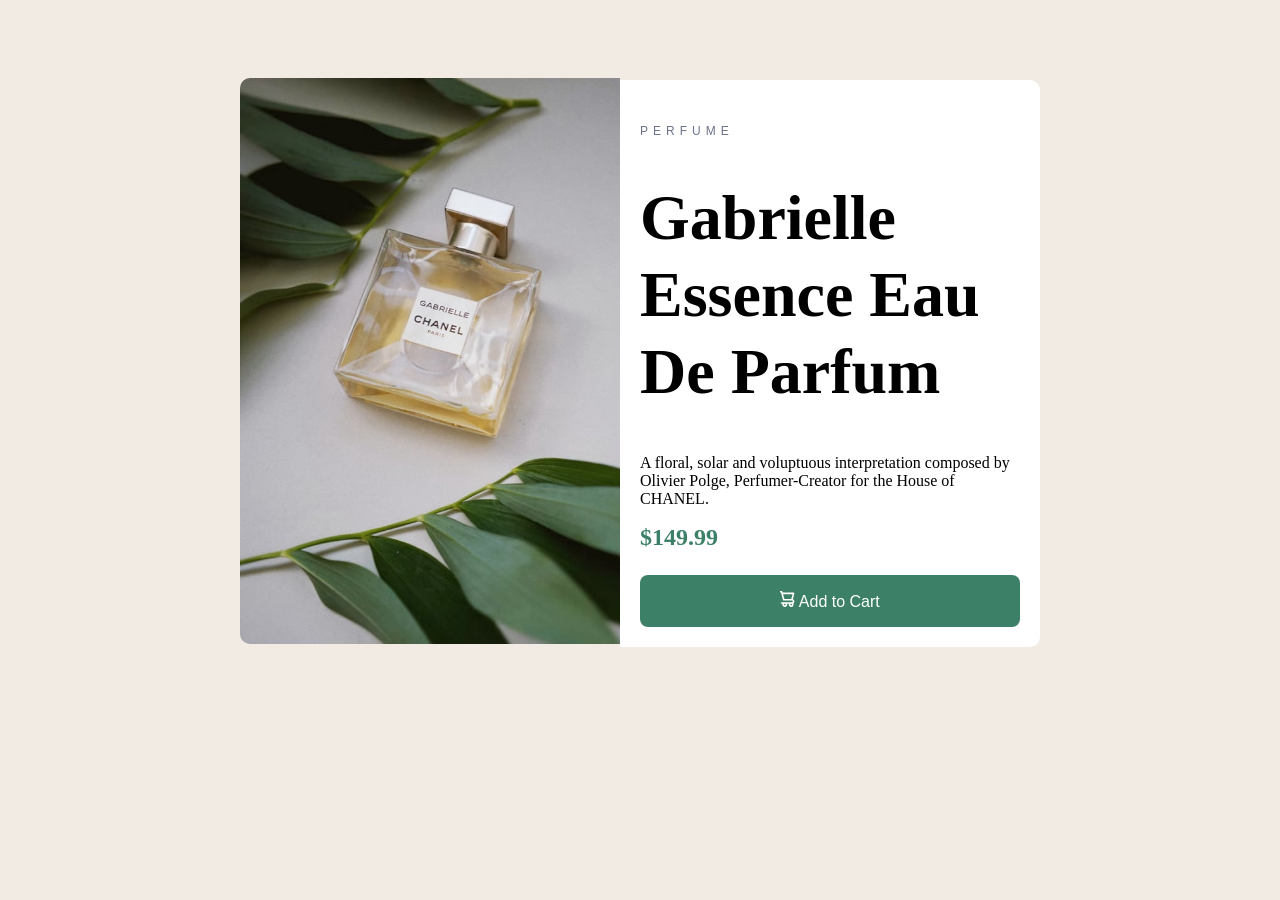
<file: perfume-project/index.html>
<!DOCTYPE html>
<html lang="en">
<head>
  <meta charset="UTF-8">
  <meta name="viewport" content="width=device-width, initial-scale=1.0"> <!-- displays site properly based on user's device -->

  <link rel="icon" type="image/png" sizes="32x32" href="./images/favicon-32x32.png">
  
  <title>Frontend Mentor | Product preview card component</title>

  <!-- Feel free to remove these styles or customise in your own stylesheet 👍 -->
  <style>
    .attribution { font-size: 0.6875rem; text-align: center; }
    .attribution a { color: hsl(228, 45%, 44%); }
  </style>
  <link rel="stylesheet" href="stylesheet.css">
</head>
<body>
  <div class="parent-container">
      <div class="image-container">
        <img class="img-perfume" src="./images/image-product-desktop.jpg"  alt="Perfume Image" >
        <img class="img-perfume-mobile" src="./images/image-product-mobile.jpg"  alt="Perfume Image MObile"> 
      </div>
   
      <div class="main">
        <div class="product-perfume">
            Perfume
        </div>
        <div class="h1">
          <h1>Gabrielle Essence Eau De Parfum</h1>
        </div>
        <div class="product-description">
          <p>
            A floral, solar and voluptuous interpretation composed by Olivier Polge, 
            Perfumer-Creator for the House of CHANEL.
          </p>
        </div>
        <div class="product-price">
          $149.99
        </div>
        <div class="product-actions">
          <img class='cart' src="./images/icon-cart.svg" alt="Add to Cart"> Add to Cart
        </div>
      </div>
    </div>  
</body>
</html>
</file>
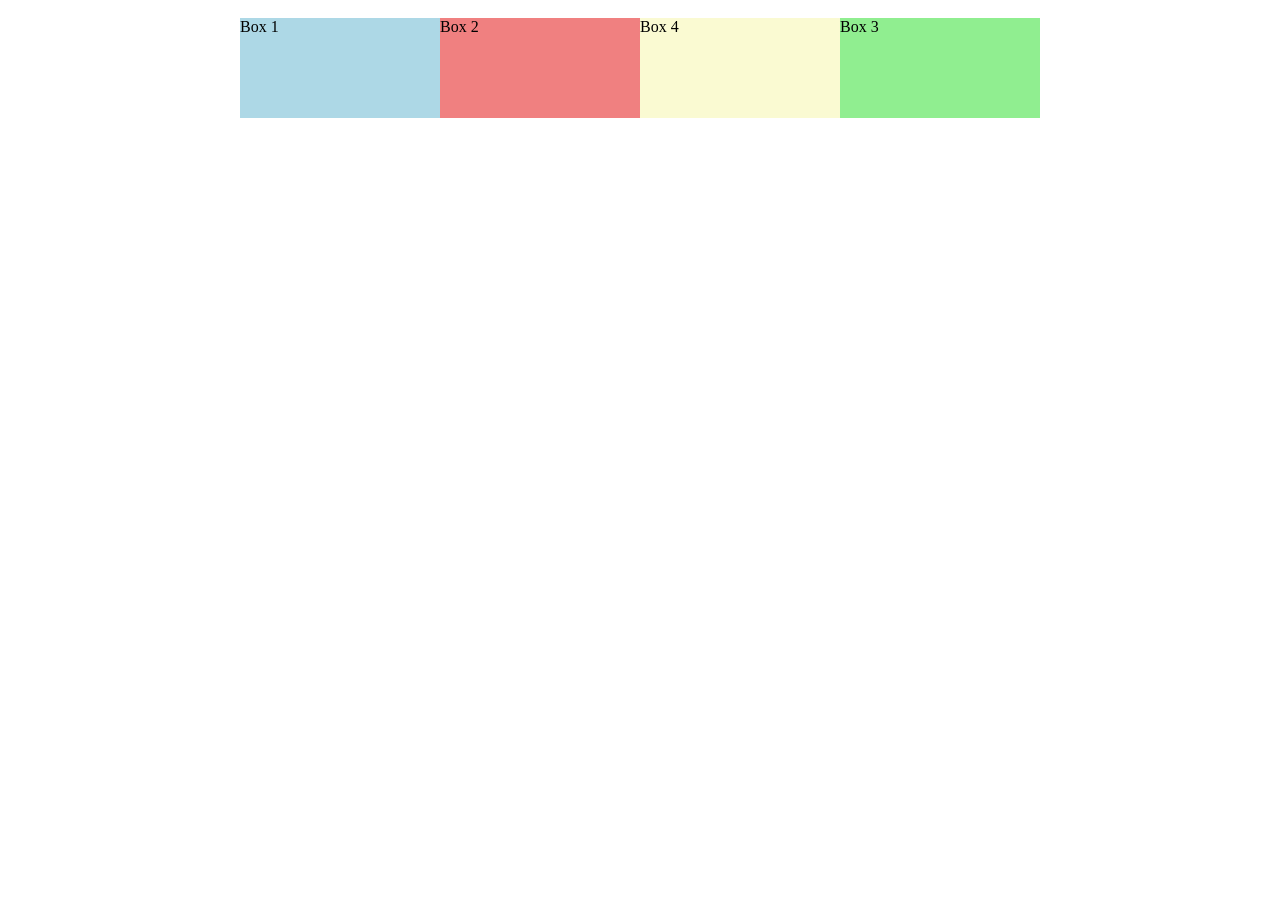
<file: FlexBox/flex.html>
<!DOCTYPE html>
<html lang="en">
<head>
    <meta charset="UTF-8">
    <meta name="viewport" content="width=device-width, initial-scale=1.0">
    <title>Flexbox Example</title>
    <style>
        .container {
            display: flex;
            flex-wrap: wrap;
            justify-content:center;
        }
        .box1 {
            background-color: lightblue;
            width: 200px;
            height: 100px;
            margin: 10px 0px;
        }
        .box2 {
            background-color: lightcoral;
            width: 200px;
            height: 100px;
            margin: 10px 0px;
        }
        .box3 {
            background-color: lightgreen;
            width: 200px;
            height: 100px;
            margin: 10px 0px;
            order: 2;
        }.box4 {
            background-color: lightgoldenrodyellow;
            width: 200px;
            height: 100px;
            margin: 10px 0px;
            order: 1;
        }
    </style>
</head>
<body>

</body>
<div class="container">
    <div class="box1">Box 1</div>
    <div class="box2">Box 2</div> 
    <div class="box3">Box 3</div>
    <div class="box4">Box 4</div> 

</div>
</html>
</file>
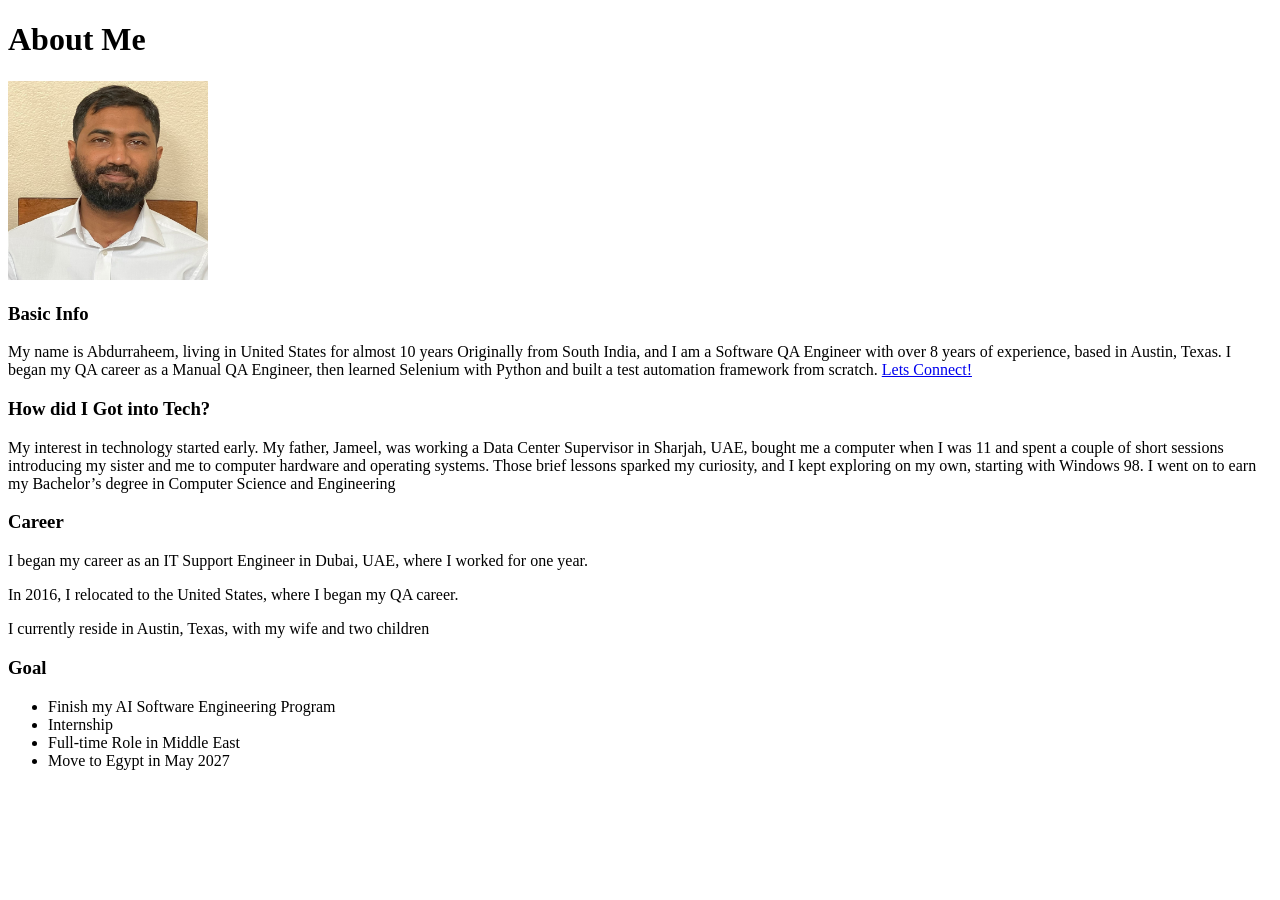
<file: Homework-1/aboutme.html>
<!DOCTYPE html>
<html lang="en">
<head>
    <meta charset="UTF-8">
    <meta name="viewport" content="width=device-width, initial-scale=1.0">
    <title>About Me</title>
</head>
<body>
    <h1>About Me</h1>
    <img src="Abduraheem.jpg" alt="Abdurraheem" width="200" height="200">
    <h3>Basic Info</h3>
        <p>
            My name is Abdurraheem, living in United States for almost 10 years Originally from South India, and I am a Software QA Engineer with over 8 years of experience, based in Austin, Texas. I began my QA career as a Manual QA Engineer, then learned Selenium with Python and built a test automation framework from scratch.
        <a href="https://www.linkedin.com/in/raheem-jameel-b39343213" target="_blank">Lets Connect!</a>
        </p>
    <h3>How did I Got into Tech? </h3>
    <p>My interest in technology started early. My father, Jameel, was working a Data Center Supervisor in Sharjah, UAE, bought me a computer when I was 11 and spent a couple of short sessions introducing my sister and me to computer hardware and operating systems. Those brief lessons sparked my curiosity, and I kept exploring on my own, starting with Windows 98. I went on to earn my Bachelor’s degree in Computer Science and Engineering</p>
    <h3>Career</h3>
        <p>I began my career as an IT Support Engineer in Dubai, UAE, where I worked for one year.</p> 

        <p>In 2016, I relocated to the United States, where I began my QA career.</p>
        <p>I currently reside in Austin, Texas, with my wife and two children</p>
    <h3>Goal</h3>
        <ul>
            <li>Finish my AI Software Engineering Program</li>
            <li>Internship</li>
            <li>Full-time Role in Middle East</li>
            <li>Move to Egypt in May 2027</li>
        </ul>
    </body>
</html>
</file>
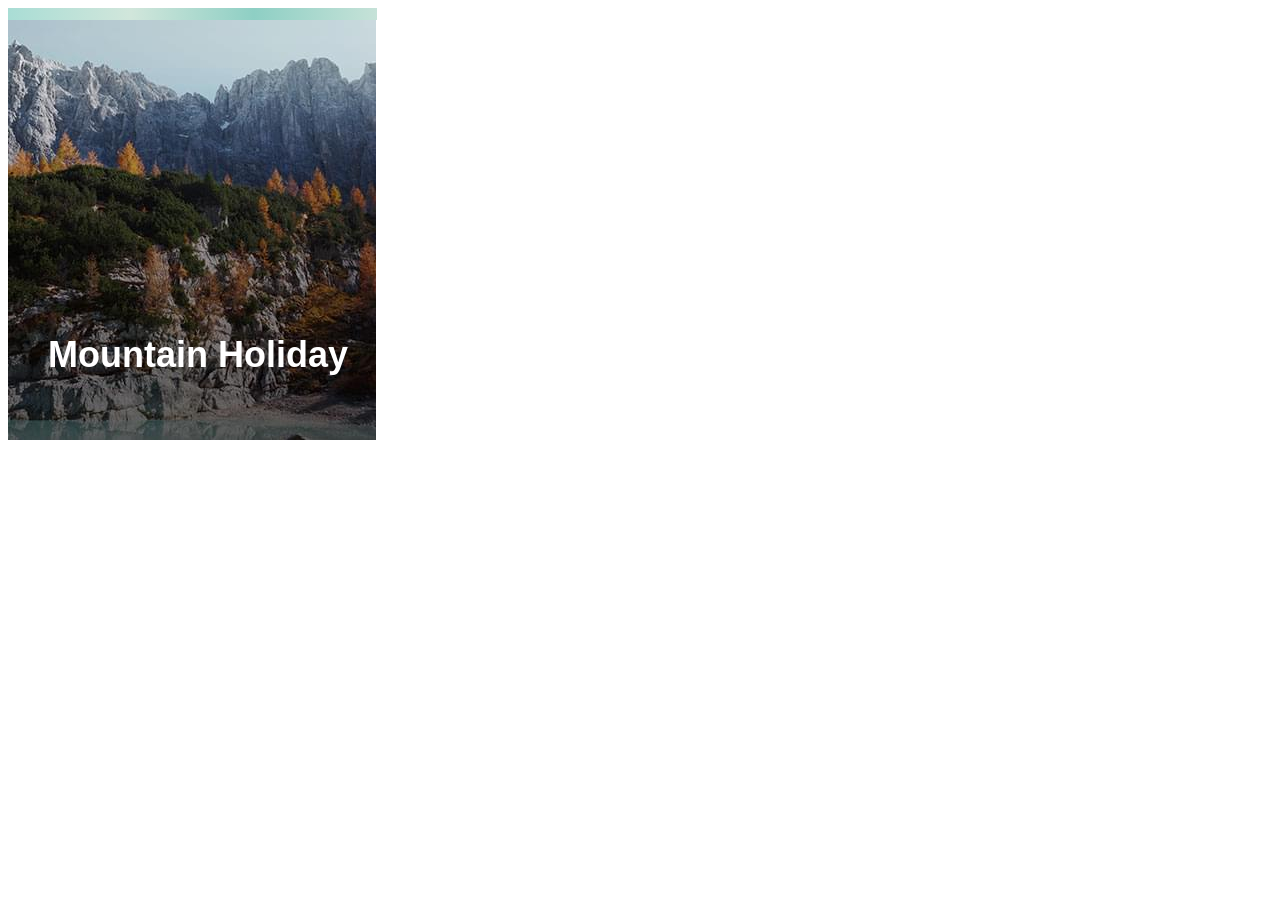
<file: Homework-2/css.html>
<html>
<head>
    <title>CSS Example</title>
    <style>
        .container{
            display:flex;

        }
         .photo {
            position: relative;
            padding-top: 12px;
            width: 100%;
            height: auto;
        }
        .photo::before {
                content: "";
                position: absolute;
                top: 0;
                left: 0;
                width: 369px;
                height: 12px;
                background: linear-gradient(
                    to right,
                    #a9ddd5,
                    #d1e6db,
                    #8ecfc4,
                    #c6e2d8
    );
}
        .h1 {
            color: white;
            position: absolute;
            bottom: 0px;
            padding: 40px;
            font-size: 36px;
            font-family: sans-serif;
        }

    </style>
</head>
<body>
    <div class="container">
    <div class="photo">
        <img src="Mountain_Image.jpeg" alt="Mountain landscape">
        <h1 class="h1">Mountain Holiday</h1>
    </div>
</div>
   
</body>
</html>
</file>
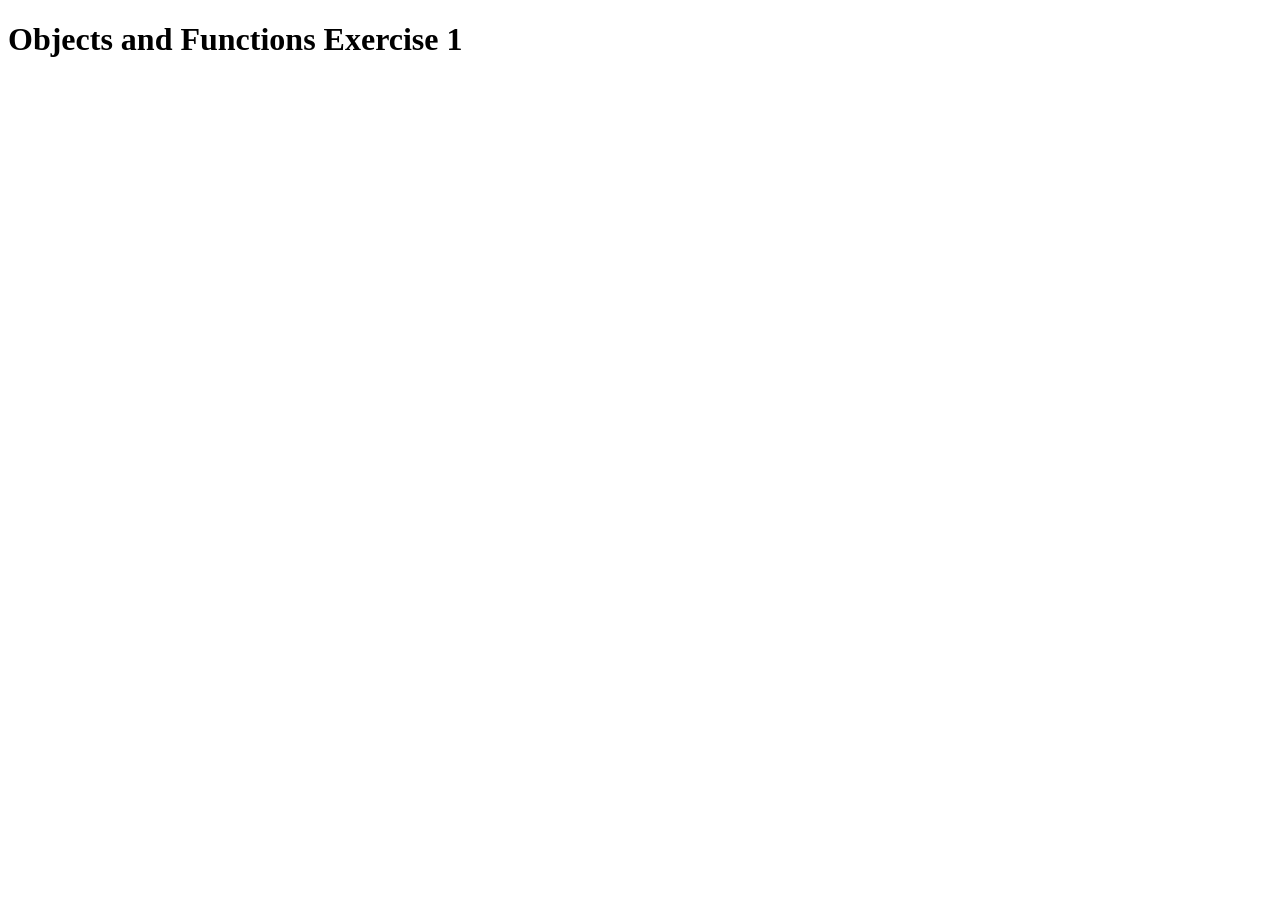
<file: JavaScriptObjectsAndFunctions/Exercise1/exercise1.html>
<!DOCTYPE html>
<html lang="en">
<head>
    <meta charset="UTF-8">
    <meta name="viewport" content="width=device-width, initial-scale=1.0">
    <title>JavaScript Exercise 1</title>
    <script src="exercise1.js"></script>
</head>
<body>
   <h1>Objects and Functions Exercise 1</h1>

</body>
</html>
</file>
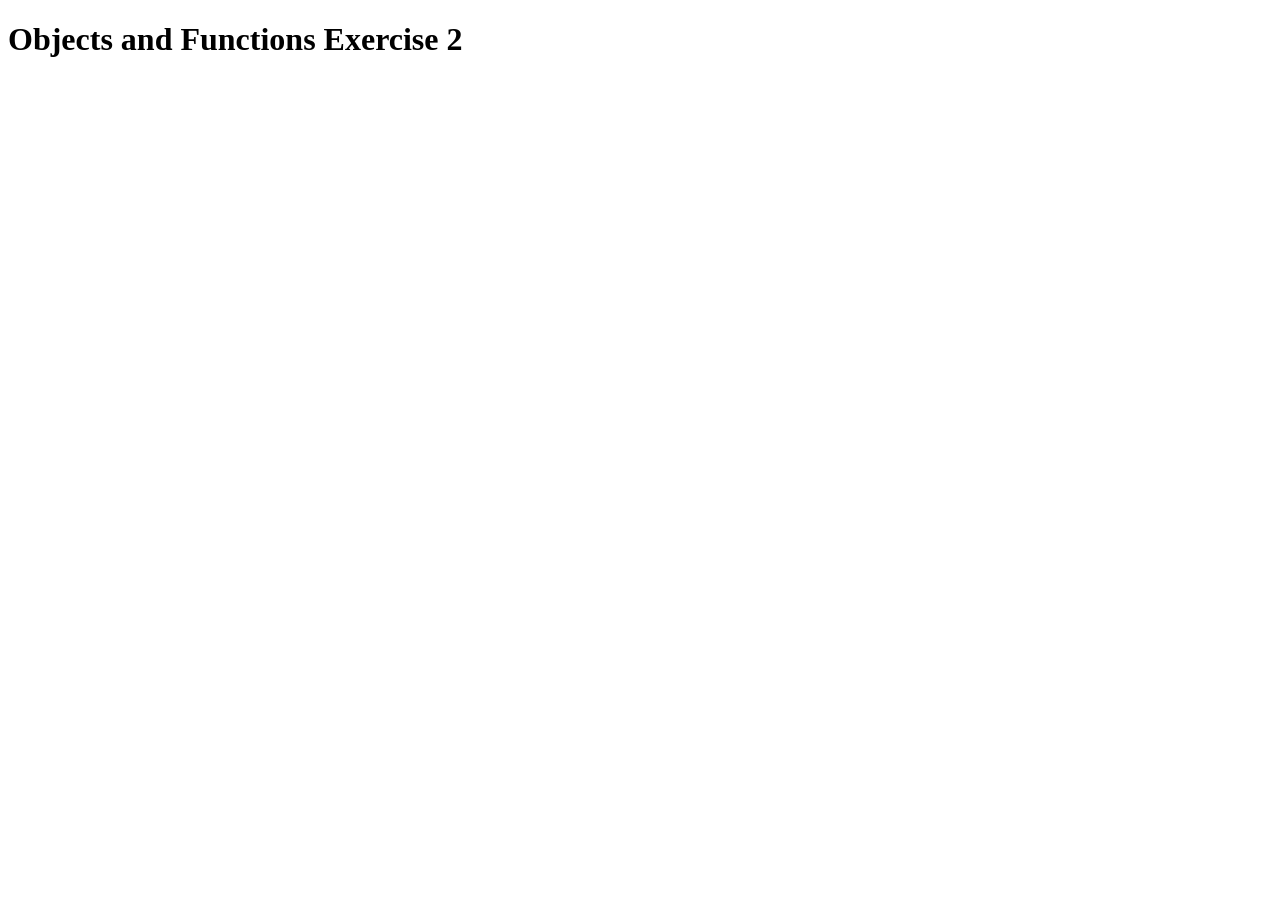
<file: JavaScriptObjectsAndFunctions/Exercise2/exercise2.html>
<!DOCTYPE html>
<html lang="en">
<head>
    <meta charset="UTF-8">
    <meta name="viewport" content="width=device-width, initial-scale=1.0">
    <title>JavaScript Exercise 2</title>
    <script src="exercise2.js"></script>
</head>
<body>
   <h1>Objects and Functions Exercise 2</h1>

</body>
</html>
</file>
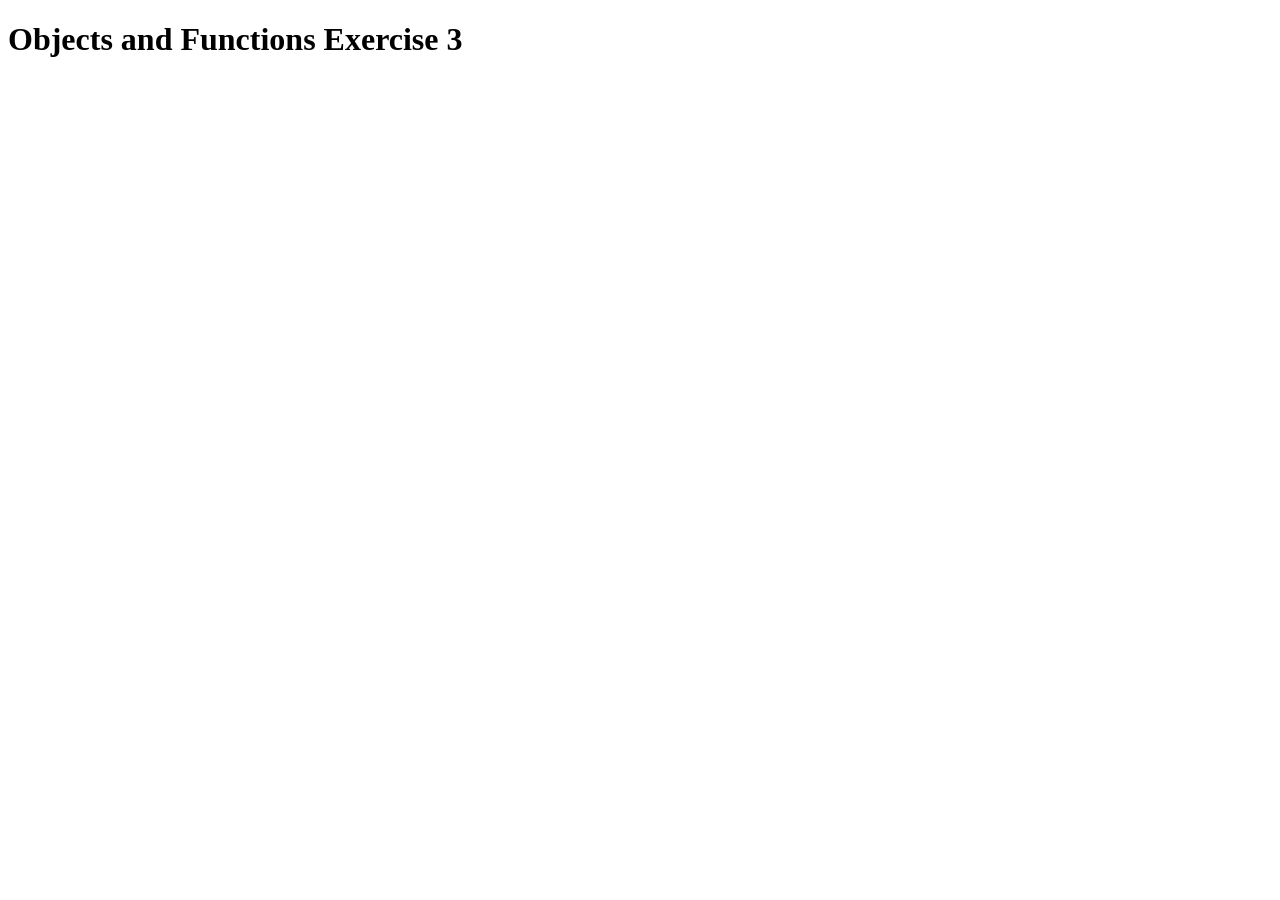
<file: JavaScriptObjectsAndFunctions/Exercise3/exercise3.html>
<!DOCTYPE html>
<html lang="en">
<head>
    <meta charset="UTF-8">
    <meta name="viewport" content="width=device-width, initial-scale=1.0">
    <title>JavaScript Exercise 3</title>
    <script src="exercise3.js"></script>
</head>
<body>
   <h1>Objects and Functions Exercise 3</h1>

</body>
</html>
</file>
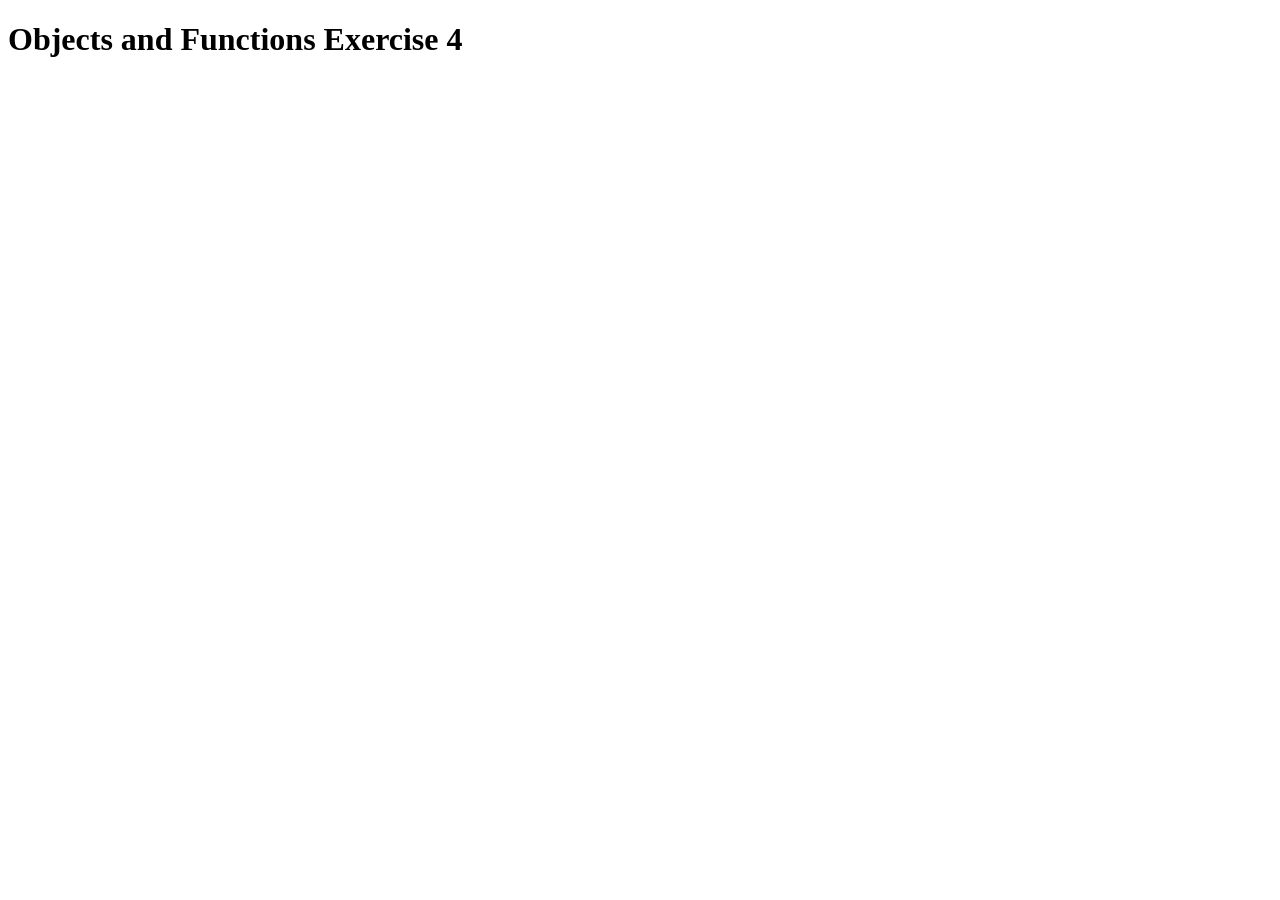
<file: JavaScriptObjectsAndFunctions/Exercise4/exercise4.html>
<!DOCTYPE html>
<html lang="en">
<head>
    <meta charset="UTF-8">
    <meta name="viewport" content="width=device-width, initial-scale=1.0">
    <title>JavaScript Exercise 4</title>
    <script src="exercise4.js"></script>
</head>
<body>
   <h1>Objects and Functions Exercise 4</h1>

</body>
</html>
</file>
<file: perfume-project/stylesheet.css>
.product-perfume{
    color: hsl(228, 12%, 48%);
    font-family: 'Montserrat', sans-serif;
    font-size: 0.75rem;
    font-weight: 500,700;
    letter-spacing: 5px;
    text-transform: uppercase;
    margin-top: 1.5rem;
}
.h1{
    font-family: 'Fraunces', serif;
    font-size: 2rem;
    font-weight: 500,700;
    line-height: 1.2;
    margin-top: 0.5rem;
}
.product-price{
    font-family: 'Fraunces', serif;
    font-size: 1.5rem;
    font-weight: 700;
    color: hsl(158, 36%, 37%);
    margin-top: 0.5rem;
}
.product-actions{
    margin-top: 1.5rem;
    font-family: 'Montserrat', sans-serif;
    background-color: hsl(158, 36%, 37%);
    color: white;
    border: none;
    padding: 1rem 2rem;
    border-radius: 0.5rem;
    position: relative;
    cursor: pointer;
    text-align: center;
}
.parent-container{
    display: flex;
    flex-direction: row;
    justify-content: center;
    align-items: center;
    height: 100vh;
    margin:auto;
    width: 800px;
    height: 600px;
    margin-top: 5%;
}
.main
{
    flex: 1;
    padding: 20px;
    background-color: white;
    border-top-right-radius: 10px;
    border-bottom-right-radius: 10px;
}
.image-container{
    flex: 1;
    /* padding: 0px;
    margin:0px; */
}
.img-perfume{
    width: 100%;
    height: 566px;
    border-top-left-radius: 10px;
    border-bottom-left-radius: 10px;
}

body{
     background-color: hsl(30, 38%, 92%);
}
.img-perfume-mobile{
    display: none;
}
@media (max-width: 700px) {
    .img-perfume{
       display: none;
    }
    .img-perfume-mobile{
        display: block;
        width: 100%;
        height: auto;
        border-top-left-radius: 10px;
        border-top-right-radius: 10px;
    }
    /* .image-container{
        
    } */
    .main{
        display:flex;
        flex-direction: column;
        height:auto;
        width:240px;
        border-bottom-right-radius: 10px;
        border-bottom-left-radius: 10px;
        border-top-right-radius: 0px;
    }
    .parent-container{
    display: flex;
    flex-direction: column;
    justify-content: center;
    align-items: center;
    margin:auto;
    padding: 20px;
    height: auto;
    width: 280px;
    margin-top: 5%;
}
.h1{
    font-family: 'Fraunces', serif;
    font-size: 1.5rem;
    font-weight: 400,600;
    line-height: 1.0;
    margin-top: 0.5rem;
}
  
}
</file>
